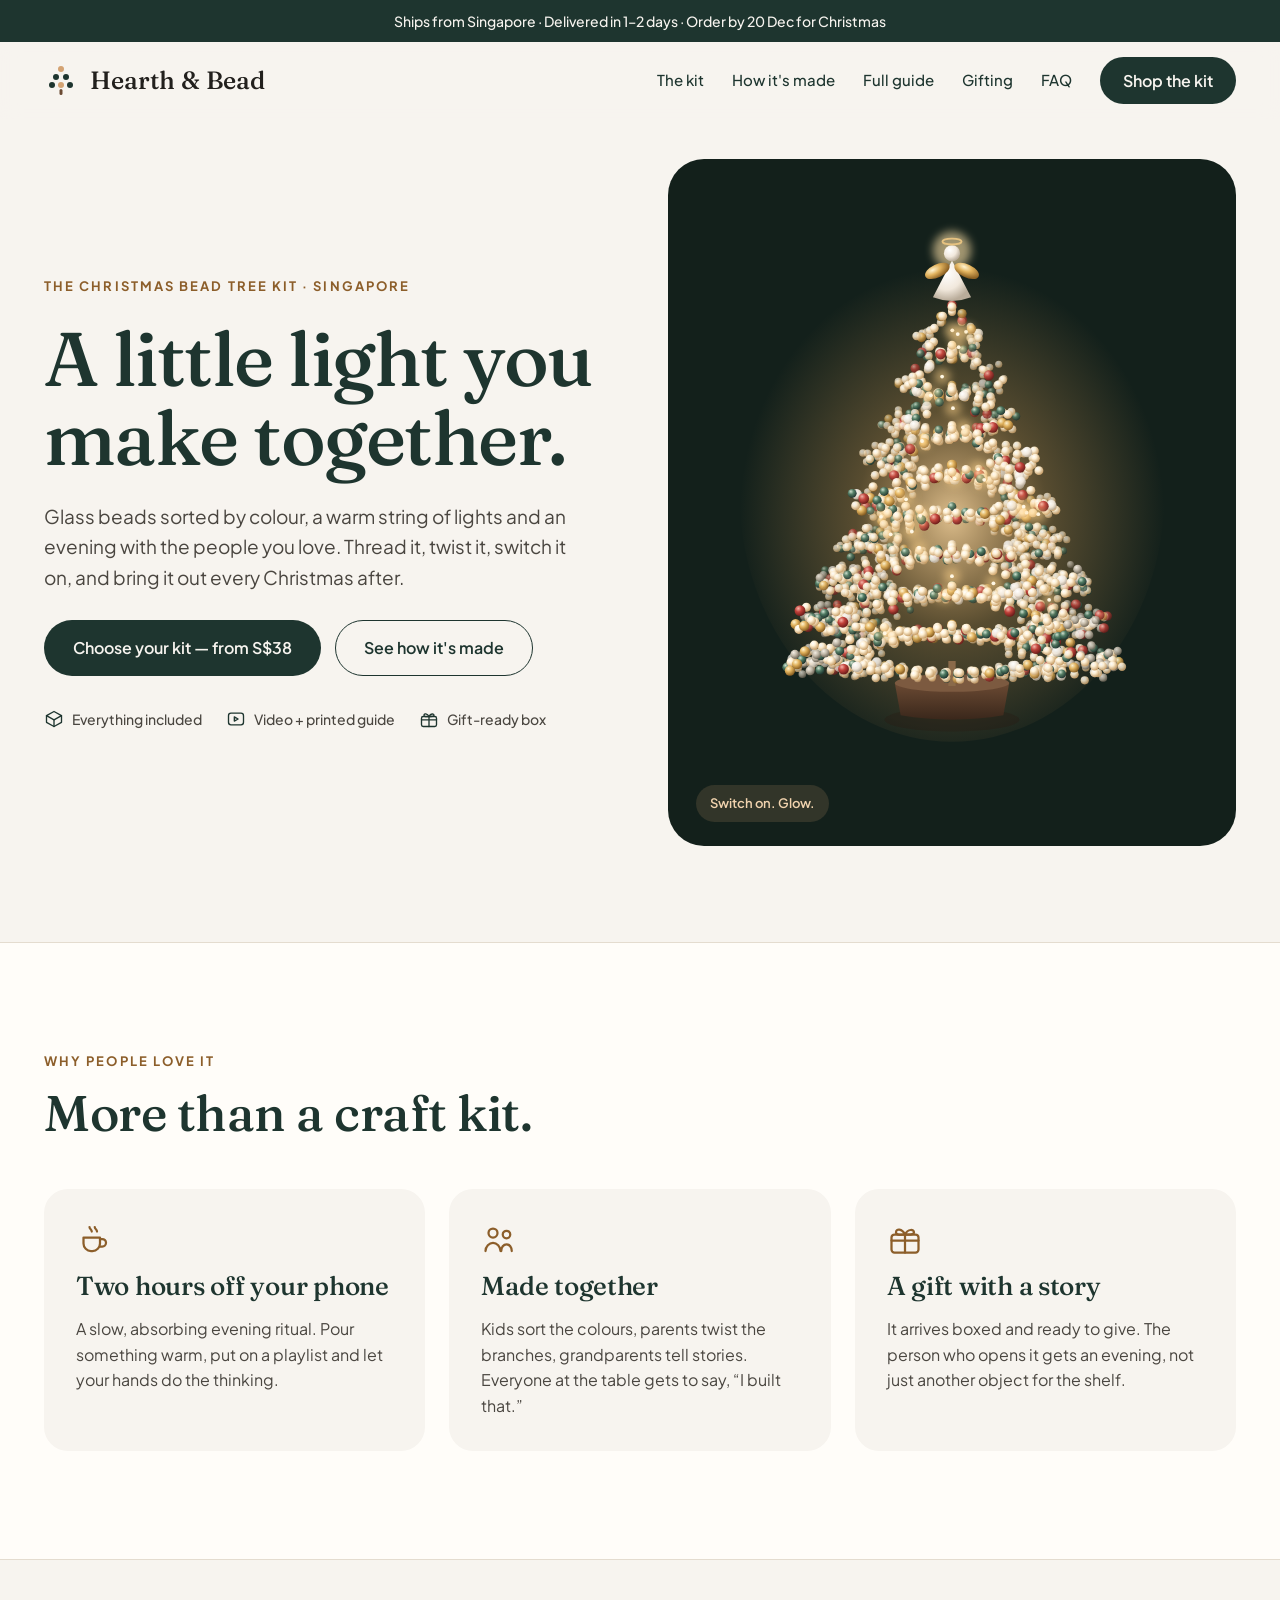
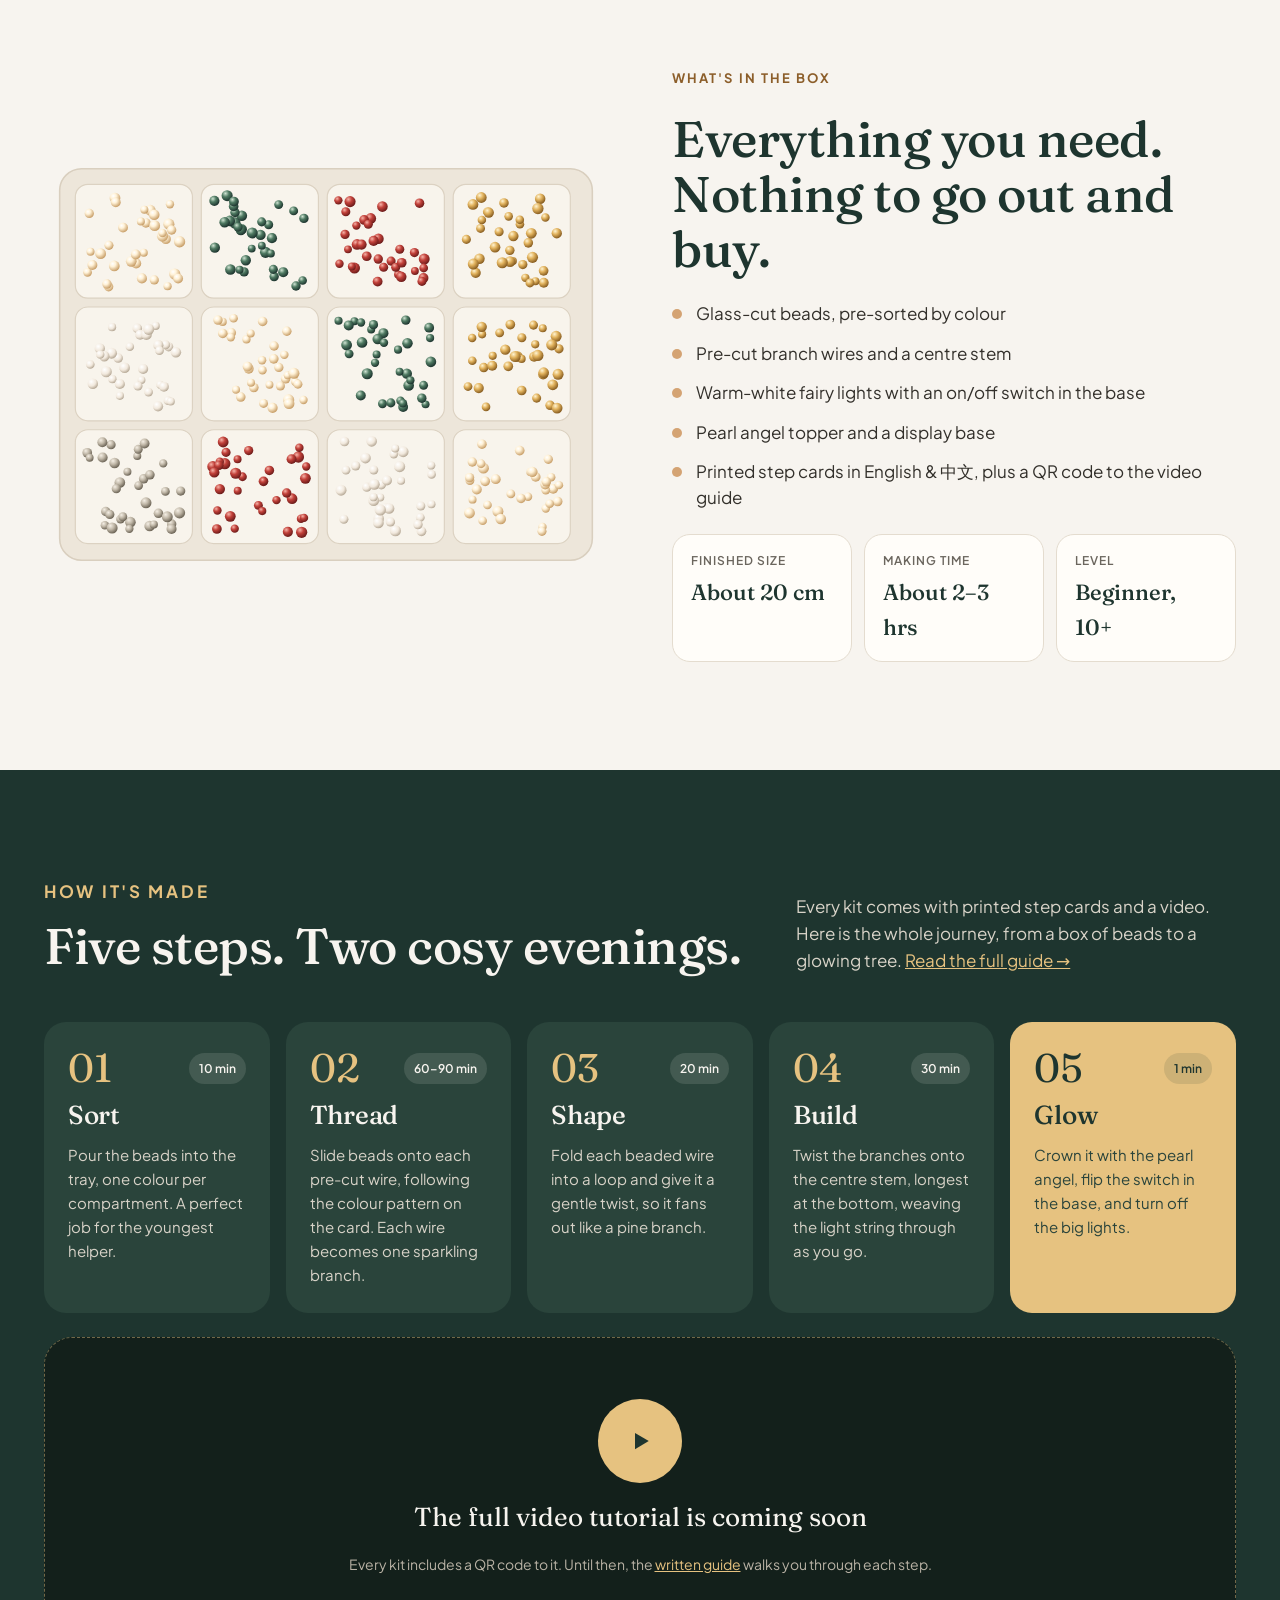
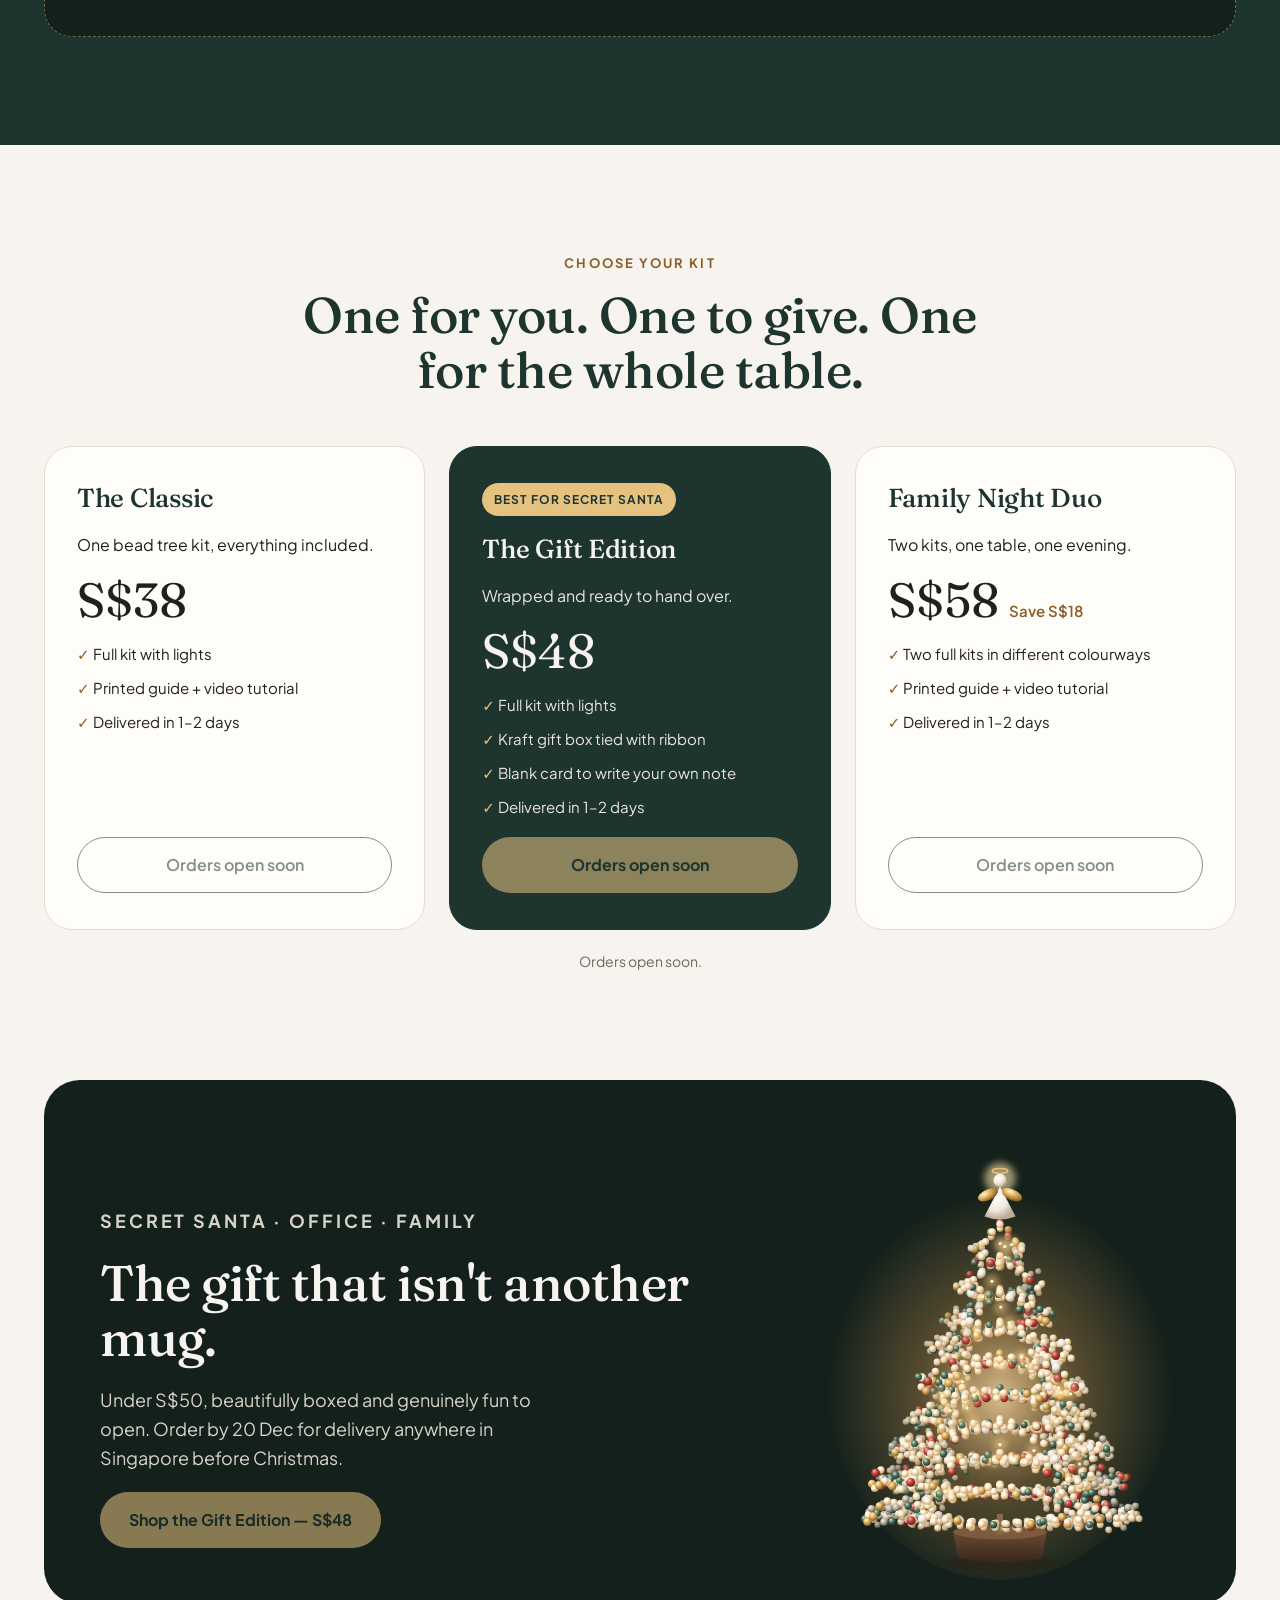
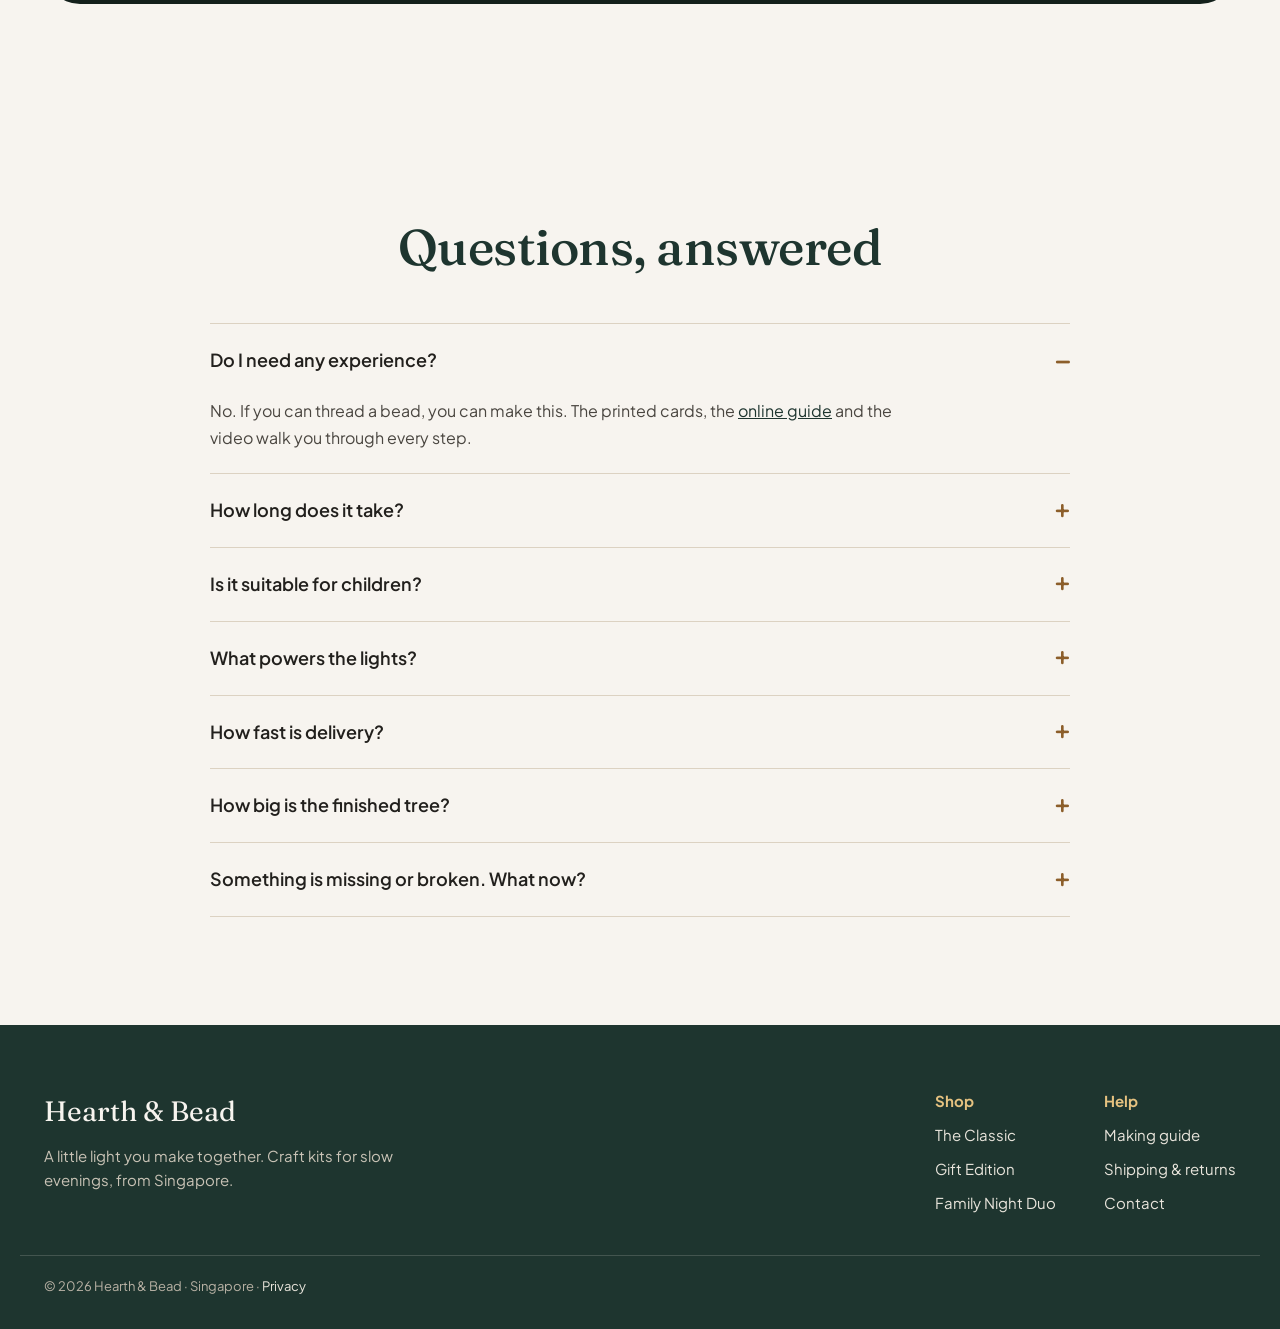
<file: index.html>
<!doctype html>
<html lang="en">
<head>
<meta charset="utf-8">
<meta name="viewport" content="width=device-width, initial-scale=1">
<title>Hearth &amp; Bead — The Christmas Bead Tree Kit | Singapore</title>
<meta name="description" content="A light-up beaded Christmas tree you make yourself. Everything included, step-by-step video guide, gift-ready box. Ships from Singapore in 1–2 days. From S$38.">
<meta name="theme-color" content="#1E352F">
<link rel="icon" href="/assets/favicon.svg" type="image/svg+xml">
<link rel="canonical" href="https://xmas-bead-tree.vercel.app/">
<meta property="og:type" content="website">
<meta property="og:title" content="A little light you make together — The Christmas Bead Tree Kit">
<meta property="og:description" content="Thread it, twist it, switch it on. Everything included, gift-ready, delivered in Singapore in 1–2 days.">
<meta property="og:image" content="https://xmas-bead-tree.vercel.app/assets/og.png">
<meta property="og:url" content="https://xmas-bead-tree.vercel.app/">
<meta name="twitter:card" content="summary_large_image">
<link rel="preload" href="/fonts/fraunces-latin-500-normal.woff2" as="font" type="font/woff2" crossorigin>
<link rel="stylesheet" href="/css/styles.css">
<script type="application/ld+json">
{"@context":"https://schema.org","@type":"Product","name":"The Christmas Bead Tree Kit","brand":{"@type":"Brand","name":"Hearth & Bead"},"description":"A DIY light-up beaded Christmas tree kit with glass beads, branch wires, warm-white fairy lights, angel topper, base and a step-by-step guide.","image":"https://xmas-bead-tree.vercel.app/assets/og.png","offers":[{"@type":"Offer","name":"The Classic","price":"38","priceCurrency":"SGD","availability":"https://schema.org/PreOrder"},{"@type":"Offer","name":"The Gift Edition","price":"48","priceCurrency":"SGD","availability":"https://schema.org/PreOrder"},{"@type":"Offer","name":"Family Night Duo","price":"58","priceCurrency":"SGD","availability":"https://schema.org/PreOrder"}]}
</script>
</head>
<body>
<a class="skip" href="#main">Skip to content</a>
<div class="announce">Ships from Singapore · Delivered in 1–2 days · Order by <span data-cfg="orderBy">20 Dec</span> for Christmas</div>

<header class="site-header" id="header">
  <div class="wrap header-row">
    <a class="brand" href="/" aria-label="Hearth &amp; Bead home">
      <svg width="34" height="34" viewBox="0 0 34 34" aria-hidden="true"><circle cx="17" cy="6" r="3" fill="#D4A373"/><circle cx="12" cy="14" r="3" fill="#1E352F"/><circle cx="22" cy="14" r="3" fill="#1E352F"/><circle cx="8" cy="22" r="3" fill="#1E352F"/><circle cx="17" cy="22" r="3" fill="#D4A373"/><circle cx="26" cy="22" r="3" fill="#1E352F"/><rect x="15.5" y="26" width="3" height="6" rx="1.5" fill="#6B4A33"/></svg>
      <span>Hearth &amp; Bead</span>
    </a>
    <button class="menu-btn" type="button" aria-expanded="false" aria-controls="nav">Menu</button>
    <nav class="nav" id="nav" aria-label="Main">
      <a href="#box">The kit</a>
      <a href="#how">How it's made</a>
      <a href="/guide">Full guide</a>
      <a href="#gift">Gifting</a>
      <a href="#faq">FAQ</a>
      <a class="btn btn-primary" href="#kit">Shop the kit</a>
    </nav>
  </div>
</header>

<main id="main">
  <section class="wrap hero" aria-labelledby="hero-title">
    <div class="hero-copy">
      <p class="eyebrow">The Christmas Bead Tree Kit · Singapore</p>
      <h1 id="hero-title">A little light you make together.</h1>
      <p class="lead">Glass beads sorted by colour, a warm string of lights and an evening with the people you love. Thread it, twist it, switch it on, and bring it out every Christmas after.</p>
      <div class="hero-ctas">
        <a class="btn btn-primary" href="#kit">Choose your kit — from S$38</a>
        <a class="btn btn-outline" href="#how">See how it's made</a>
      </div>
      <ul class="trust">
        <li><svg width="20" height="20" viewBox="0 0 24 24" fill="none" stroke="#1E352F" stroke-width="1.6" stroke-linecap="round" stroke-linejoin="round" aria-hidden="true"><path d="M21 8l-9-5-9 5 9 5 9-5z"/><path d="M3 8v8l9 5 9-5V8"/><path d="M12 13v8"/></svg>Everything included</li>
        <li><svg width="20" height="20" viewBox="0 0 24 24" fill="none" stroke="#1E352F" stroke-width="1.6" stroke-linecap="round" stroke-linejoin="round" aria-hidden="true"><rect x="3" y="5" width="18" height="14" rx="3"/><path d="M10 9.5v5l4.5-2.5z"/></svg>Video + printed guide</li>
        <li><svg width="20" height="20" viewBox="0 0 24 24" fill="none" stroke="#1E352F" stroke-width="1.6" stroke-linecap="round" stroke-linejoin="round" aria-hidden="true"><rect x="3" y="9" width="18" height="12" rx="2"/><path d="M3 13h18M12 9v12"/><path d="M12 9c-2-4-6-4-6-1.5S10 9 12 9c2 0 6 .5 6-1.5S14 5 12 9z"/></svg>Gift-ready box</li>
      </ul>
    </div>
    <div class="hero-art">
      <img class="glow-in" src="/assets/tree-lit.svg" width="600" height="780" alt="A beaded Christmas tree glowing warm white, topped with a pearl angel" fetchpriority="high">
      <span class="chip">Switch on. Glow.</span>
    </div>
  </section>

  <section class="band" aria-labelledby="why-title">
    <div class="wrap section">
      <div class="section-head">
        <p class="eyebrow">Why people love it</p>
        <h2 id="why-title">More than a craft kit.</h2>
      </div>
      <div class="grid-3">
        <article class="card">
          <svg class="icon" viewBox="0 0 24 24" aria-hidden="true"><path d="M5 11h11v4a5 5 0 0 1-5 5h-1a5 5 0 0 1-5-5z"/><path d="M16 12h1.5a2.5 2.5 0 0 1 0 5H16"/><path d="M9 4c0 1.5 1.5 1.5 1.5 3M12.5 4c0 1.5 1.5 1.5 1.5 3"/></svg>
          <h3>Two hours off your phone</h3>
          <p>A slow, absorbing evening ritual. Pour something warm, put on a playlist and let your hands do the thinking.</p>
        </article>
        <article class="card">
          <svg class="icon" viewBox="0 0 24 24" aria-hidden="true"><circle cx="8" cy="8" r="3"/><circle cx="17" cy="9" r="2.5"/><path d="M3 20c0-3 2.5-5.5 5-5.5s5 2.5 5 5.5"/><path d="M13.5 20c0-2.5 1.5-4.5 3.5-4.5s3.5 2 3.5 4.5"/></svg>
          <h3>Made together</h3>
          <p>Kids sort the colours, parents twist the branches, grandparents tell stories. Everyone at the table gets to say, “I built that.”</p>
        </article>
        <article class="card">
          <svg class="icon" viewBox="0 0 24 24" aria-hidden="true"><rect x="3" y="9" width="18" height="12" rx="2"/><path d="M3 13h18M12 9v12"/><path d="M12 9c-2-4-6-4-6-1.5S10 9 12 9c2 0 6 .5 6-1.5S14 5 12 9z"/></svg>
          <h3>A gift with a story</h3>
          <p>It arrives boxed and ready to give. The person who opens it gets an evening, not just another object for the shelf.</p>
        </article>
      </div>
    </div>
  </section>

  <section id="box" class="wrap section" aria-labelledby="box-title">
    <div class="split">
      <div>
        <img src="/assets/bead-tray.svg" width="720" height="540" alt="A tray of beads sorted by colour: clear, pine green, berry red, gold and pearl">
      </div>
      <div style="display:flex;flex-direction:column;gap:24px">
        <p class="eyebrow">What's in the box</p>
        <h2 id="box-title">Everything you need. Nothing to go out and buy.</h2>
        <ul class="ticks">
          <li>Glass-cut beads, pre-sorted by colour</li>
          <li>Pre-cut branch wires and a centre stem</li>
          <li>Warm-white fairy lights with an on/off switch in the base</li>
          <li>Pearl angel topper and a display base</li>
          <li>Printed step cards in English &amp; 中文, plus a QR code to the video guide</li>
        </ul>
        <div class="specs">
          <div class="spec"><small>Finished size</small><strong data-cfg="finishedHeight">About 20 cm</strong></div>
          <div class="spec"><small>Making time</small><strong data-cfg="makingTime">About 2–3 hrs</strong></div>
          <div class="spec"><small>Level</small><strong>Beginner, 10+</strong></div>
        </div>
      </div>
    </div>
  </section>

  <section id="how" class="dark" aria-labelledby="how-title">
    <div class="wrap section">
      <div class="steps-head">
        <div class="section-head" style="margin:0">
          <p class="eyebrow">How it's made</p>
          <h2 id="how-title">Five steps. Two cosy evenings.</h2>
        </div>
        <p>Every kit comes with printed step cards and a video. Here is the whole journey, from a box of beads to a glowing tree. <a href="/guide" style="color:var(--gold)">Read the full guide →</a></p>
      </div>
      <ol class="steps">
        <li class="step"><div class="step-top"><span class="step-num">01</span><span class="step-time">10 min</span></div><h3>Sort</h3><p>Pour the beads into the tray, one colour per compartment. A perfect job for the youngest helper.</p></li>
        <li class="step"><div class="step-top"><span class="step-num">02</span><span class="step-time">60–90 min</span></div><h3>Thread</h3><p>Slide beads onto each pre-cut wire, following the colour pattern on the card. Each wire becomes one sparkling branch.</p></li>
        <li class="step"><div class="step-top"><span class="step-num">03</span><span class="step-time">20 min</span></div><h3>Shape</h3><p>Fold each beaded wire into a loop and give it a gentle twist, so it fans out like a pine branch.</p></li>
        <li class="step"><div class="step-top"><span class="step-num">04</span><span class="step-time">30 min</span></div><h3>Build</h3><p>Twist the branches onto the centre stem, longest at the bottom, weaving the light string through as you go.</p></li>
        <li class="step final"><div class="step-top"><span class="step-num">05</span><span class="step-time">1 min</span></div><h3>Glow</h3><p>Crown it with the pearl angel, flip the switch in the base, and turn off the big lights.</p></li>
      </ol>
      <div class="video" id="video">
        <span class="play" aria-hidden="true"><svg width="30" height="30" viewBox="0 0 24 24"><path d="M8 5.5v13l11-6.5z" fill="#1E352F"/></svg></span>
        <p class="title">The full video tutorial is coming soon</p>
        <p class="sub">Every kit includes a QR code to it. Until then, the <a href="/guide">written guide</a> walks you through each step.</p>
      </div>
    </div>
  </section>

  <section id="kit" class="wrap section" aria-labelledby="kit-title">
    <div class="section-head center">
      <p class="eyebrow">Choose your kit</p>
      <h2 id="kit-title">One for you. One to give. One for the whole table.</h2>
    </div>
    <div class="plans">
      <article class="plan">
        <h3>The Classic</h3>
        <p>One bead tree kit, everything included.</p>
        <p class="price">S$38</p>
        <ul><li>Full kit with lights</li><li>Printed guide + video tutorial</li><li>Delivered in 1–2 days</li></ul>
        <a class="btn btn-outline" data-buy="classic" href="#kit">Buy now</a>
      </article>
      <article class="plan featured">
        <span class="badge">Best for Secret Santa</span>
        <h3>The Gift Edition</h3>
        <p>Wrapped and ready to hand over.</p>
        <p class="price">S$48</p>
        <ul><li>Full kit with lights</li><li>Kraft gift box tied with ribbon</li><li>Blank card to write your own note</li><li>Delivered in 1–2 days</li></ul>
        <a class="btn btn-gold" data-buy="gift" href="#kit">Buy now</a>
      </article>
      <article class="plan">
        <h3>Family Night Duo</h3>
        <p>Two kits, one table, one evening.</p>
        <p><span class="price">S$58</span><span class="save">Save S$18</span></p>
        <ul><li>Two full kits in different colourways</li><li>Printed guide + video tutorial</li><li>Delivered in 1–2 days</li></ul>
        <a class="btn btn-outline" data-buy="duo" href="#kit">Buy now</a>
      </article>
    </div>
    <p class="pay-note" data-pay-note>Secure checkout · Card, PayNow, Apple Pay &amp; Google Pay</p>
  </section>

  <section id="gift" class="wrap" style="padding-bottom:clamp(72px,9vw,108px)" aria-labelledby="gift-title">
    <div class="gift">
      <div class="gift-copy">
        <p class="eyebrow">Secret Santa · Office · Family</p>
        <h2 id="gift-title">The gift that isn't another mug.</h2>
        <p>Under S$50, beautifully boxed and genuinely fun to open. Order by <span data-cfg="orderBy">20 Dec</span> for delivery anywhere in Singapore before Christmas.</p>
        <a class="btn btn-gold" style="align-self:flex-start" data-buy="gift" href="#kit">Shop the Gift Edition — S$48</a>
      </div>
      <div class="gift-art"><img src="/assets/tree-lit.svg" width="600" height="780" alt="" loading="lazy"></div>
    </div>
  </section>

  <!-- Gallery is hidden until you add real photos: remove the word "hidden" below -->
  <section class="band" aria-labelledby="gallery-title" hidden>
    <div class="wrap section">
      <div class="section-head">
        <p class="eyebrow">Craft nights in Singapore</p>
        <h2 id="gallery-title">Made at kitchen tables, desks and shelves across the island.</h2>
      </div>
      <!-- Replace each figure with <figure class="has-img"><img src="/assets/photo-1.jpg" alt="..."></figure> once you have real photos -->
      <div class="gallery">
        <figure>Photo coming soon: the switch-on moment</figure>
        <figure>Photo coming soon: threading beads with a cup of tea</figure>
        <figure>Photo coming soon: a family sorting colours</figure>
        <figure>Photo coming soon: the finished tree on a shelf</figure>
      </div>
    </div>
  </section>

  <section id="faq" class="wrap section" aria-labelledby="faq-title">
    <div class="section-head center"><h2 id="faq-title">Questions, answered</h2></div>
    <div class="faq">
      <details open><summary>Do I need any experience?</summary><p>No. If you can thread a bead, you can make this. The printed cards, the <a href="/guide">online guide</a> and the video walk you through every step.</p></details>
      <details><summary>How long does it take?</summary><p><span data-cfg="makingTime">About 2–3 hrs</span> in total. Most people spread it over two relaxed evenings.</p></details>
      <details><summary>Is it suitable for children?</summary><p>Children aged 10 and up can build it with a little help. The beads are small, so keep the kit away from children under 3.</p></details>
      <details><summary>What powers the lights?</summary><p>A battery box in the base: <span data-cfg="batteries">2 × AA batteries</span>.</p></details>
      <details><summary>How fast is delivery?</summary><p>We ship from Singapore. Orders placed by <span data-cfg="dispatchCutoff">2 pm</span> on a working day go out the same day and usually arrive in 1–2 working days. See <a href="/policies#shipping">shipping &amp; returns</a>.</p></details>
      <details><summary>How big is the finished tree?</summary><p><span data-cfg="finishedHeight">About 20 cm</span> tall, a good size for a desk, shelf or bedside table.</p></details>
      <details><summary>Something is missing or broken. What now?</summary><p>Email us with your order number and a photo, and we will send the missing part or a replacement. See <a href="/policies#returns">returns</a>.</p></details>
    </div>
  </section>
</main>

<footer class="site-footer">
  <div class="wrap footer-row">
    <div style="display:flex;flex-direction:column;gap:10px;max-width:360px">
      <span class="brandline">Hearth &amp; Bead</span>
      <p style="color:#C9C3B6;font-size:15px">A little light you make together. Craft kits for slow evenings, from Singapore.</p>
    </div>
    <div class="footer-cols">
      <div><b>Shop</b><a href="#kit">The Classic</a><a href="#kit">Gift Edition</a><a href="#kit">Family Night Duo</a></div>
      <div><b>Help</b><a href="/guide">Making guide</a><a href="/policies#shipping">Shipping &amp; returns</a><a href="/policies#contact">Contact</a></div>
      <div data-social-col><b>Follow</b><a data-social="instagram" href="#">Instagram</a><a data-social="xiaohongshu" href="#">小红书</a></div>
    </div>
  </div>
  <div class="wrap footer-base">© <span data-year>2026</span> Hearth &amp; Bead · Singapore · <a href="/policies#privacy">Privacy</a></div>
</footer>

<script src="/js/config.js"></script>
<script src="/js/main.js"></script>
</body>
</html>
</file>
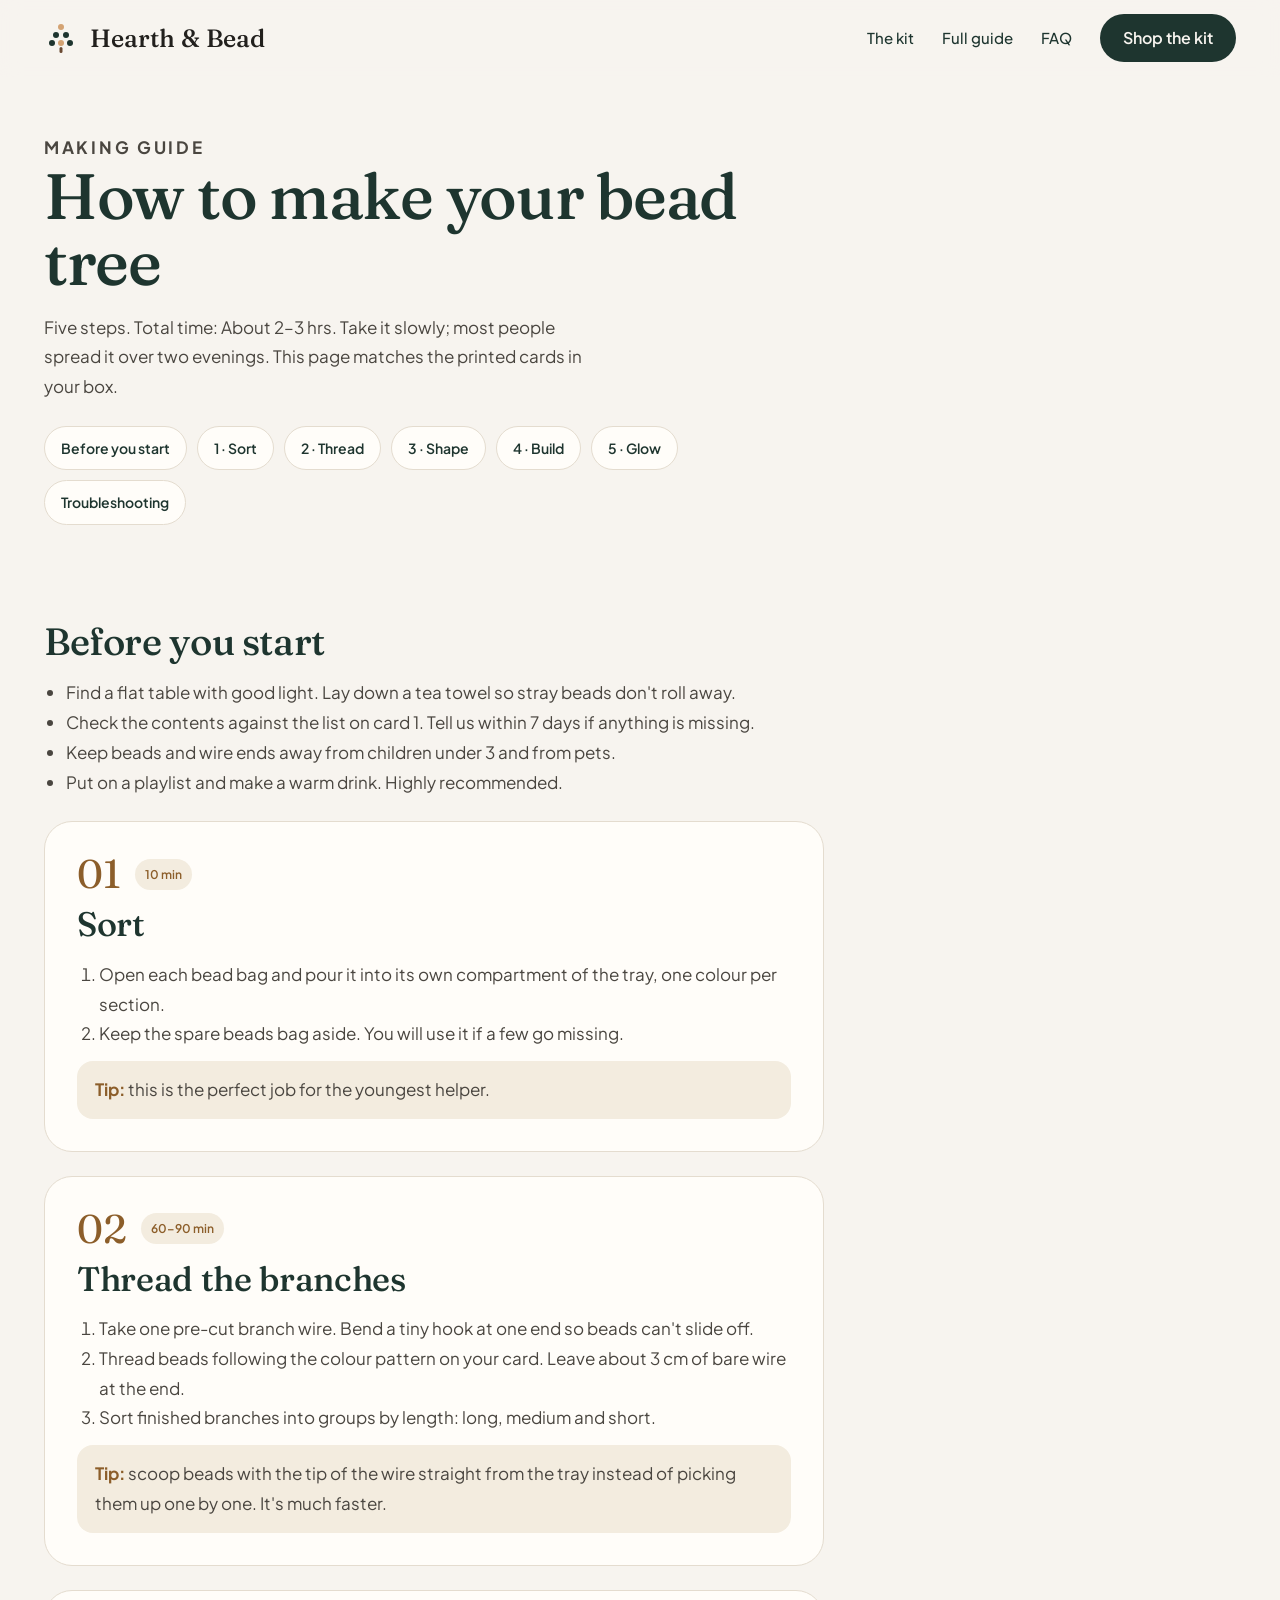
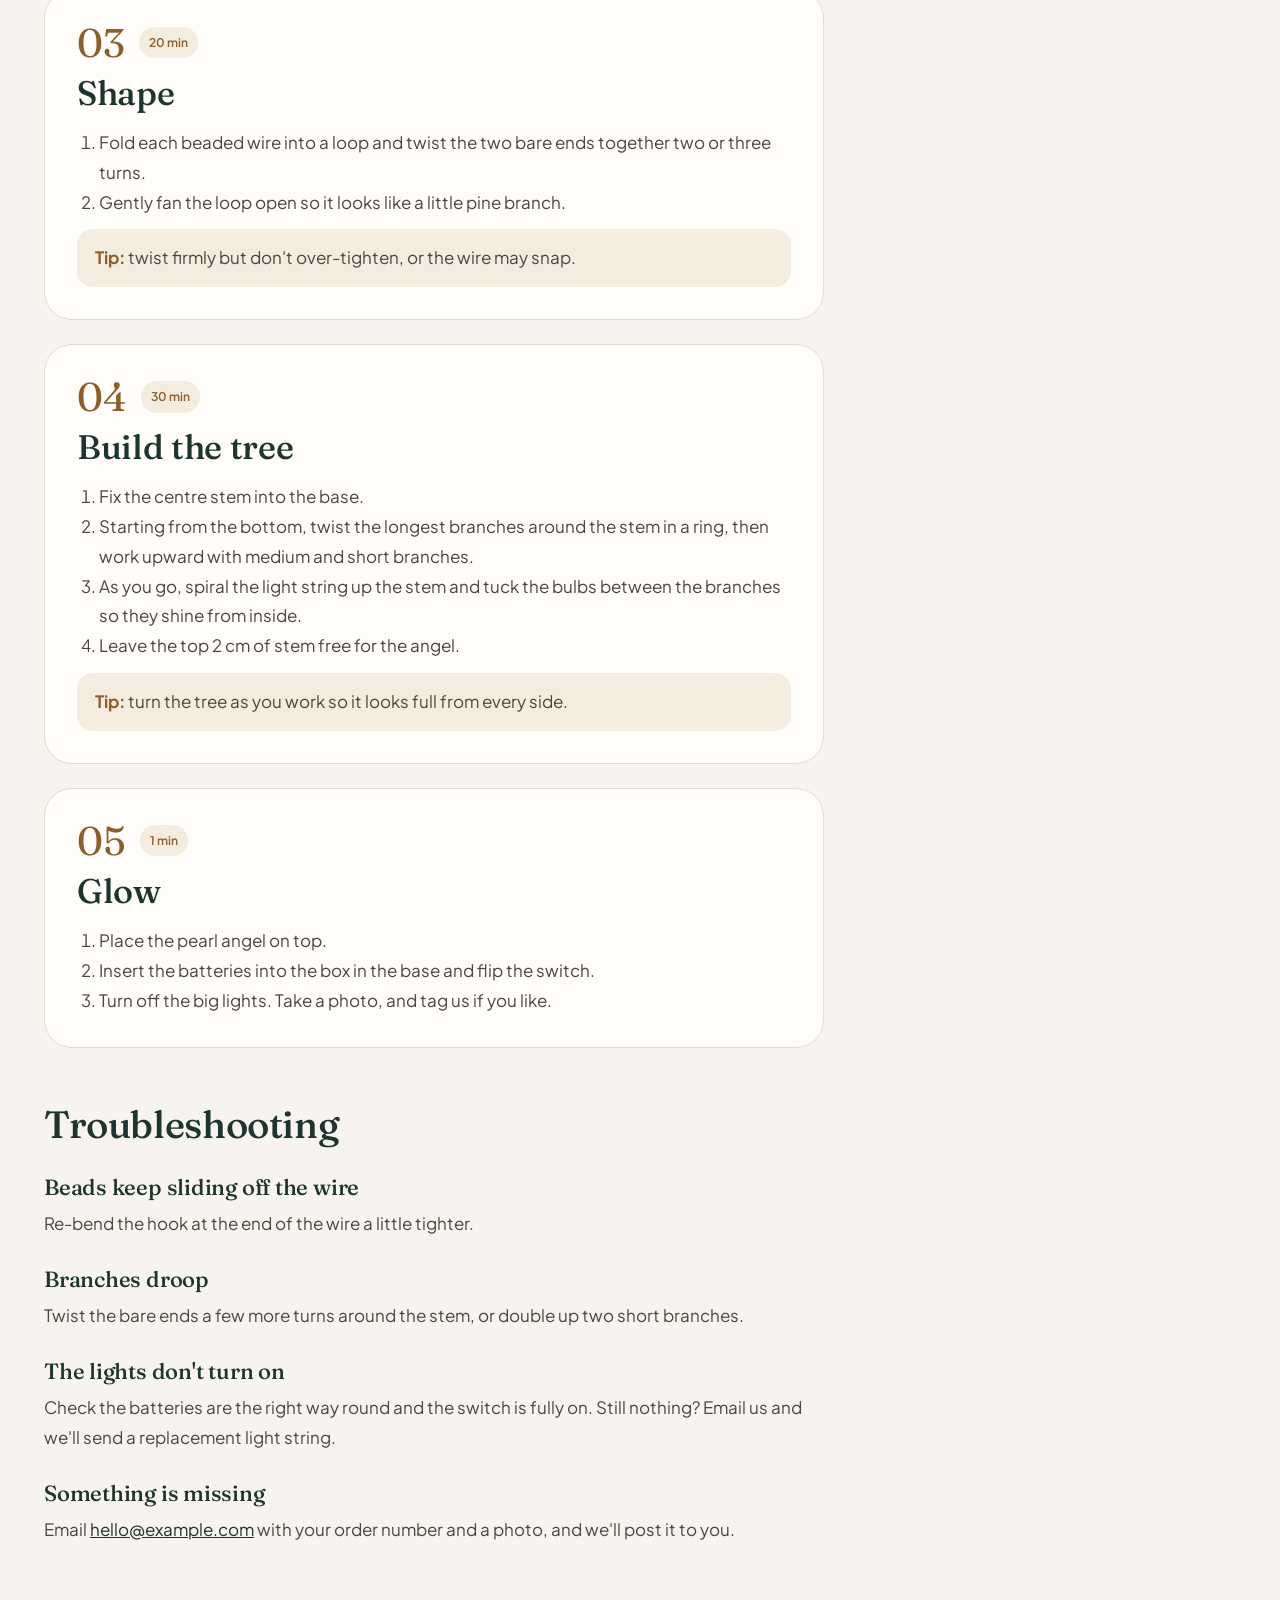
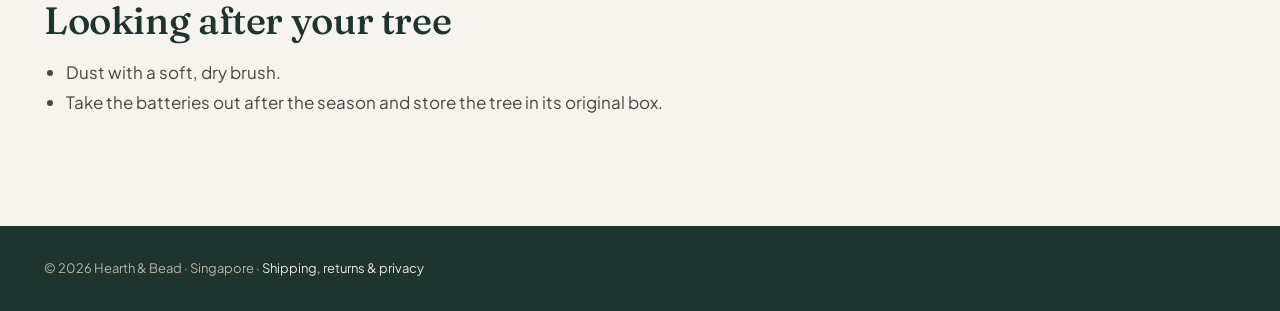
<file: guide.html>
<!doctype html>
<html lang="en">
<head>
<meta charset="utf-8">
<meta name="viewport" content="width=device-width, initial-scale=1">
<title>Making guide — The Christmas Bead Tree Kit | Hearth &amp; Bead</title>
<meta name="description" content="Step-by-step guide to building your Hearth & Bead light-up beaded Christmas tree: sort, thread, shape, build and glow, plus tips and troubleshooting.">
<meta name="theme-color" content="#1E352F">
<link rel="icon" href="/assets/favicon.svg" type="image/svg+xml">
<meta property="og:title" content="How to make your bead tree — Hearth & Bead">
<meta property="og:image" content="https://xmas-bead-tree.vercel.app/assets/og.png">
<link rel="stylesheet" href="/css/styles.css">
</head>
<body>
<a class="skip" href="#main">Skip to content</a>
<header class="site-header" id="header">
  <div class="wrap header-row">
    <a class="brand" href="/" aria-label="Hearth &amp; Bead home">
      <svg width="34" height="34" viewBox="0 0 34 34" aria-hidden="true"><circle cx="17" cy="6" r="3" fill="#D4A373"/><circle cx="12" cy="14" r="3" fill="#1E352F"/><circle cx="22" cy="14" r="3" fill="#1E352F"/><circle cx="8" cy="22" r="3" fill="#1E352F"/><circle cx="17" cy="22" r="3" fill="#D4A373"/><circle cx="26" cy="22" r="3" fill="#1E352F"/><rect x="15.5" y="26" width="3" height="6" rx="1.5" fill="#6B4A33"/></svg>
      <span>Hearth &amp; Bead</span>
    </a>
    <button class="menu-btn" type="button" aria-expanded="false" aria-controls="nav">Menu</button>
    <nav class="nav" id="nav" aria-label="Main">
      <a href="/#box">The kit</a>
      <a href="/guide" aria-current="page">Full guide</a>
      <a href="/#faq">FAQ</a>
      <a class="btn btn-primary" href="/#kit">Shop the kit</a>
    </nav>
  </div>
</header>

<main id="main" class="wrap">
  <section class="page-hero prose">
    <p class="eyebrow">Making guide</p>
    <h1>How to make your bead tree</h1>
    <p class="lead" style="margin-top:18px">Five steps. Total time: <span data-cfg="makingTime">About 2–3 hrs</span>. Take it slowly; most people spread it over two evenings. This page matches the printed cards in your box.</p>
    <nav class="toc" aria-label="Steps">
      <a href="#before">Before you start</a><a href="#step-1">1 · Sort</a><a href="#step-2">2 · Thread</a><a href="#step-3">3 · Shape</a><a href="#step-4">4 · Build</a><a href="#step-5">5 · Glow</a><a href="#help">Troubleshooting</a>
    </nav>
  </section>

  <div class="prose" style="padding-bottom:96px">
    <section id="before">
      <h2>Before you start</h2>
      <ul>
        <li>Find a flat table with good light. Lay down a tea towel so stray beads don't roll away.</li>
        <li>Check the contents against the list on card 1. Tell us within 7 days if anything is missing.</li>
        <li>Keep beads and wire ends away from children under 3 and from pets.</li>
        <li>Put on a playlist and make a warm drink. Highly recommended.</li>
      </ul>
    </section>

    <section class="guide-step" id="step-1">
      <div class="meta"><span class="step-num">01</span><span class="step-time" style="background:#F3ECDF;color:#8C5E2A">10 min</span></div>
      <h2>Sort</h2>
      <ol>
        <li>Open each bead bag and pour it into its own compartment of the tray, one colour per section.</li>
        <li>Keep the spare beads bag aside. You will use it if a few go missing.</li>
      </ol>
      <p class="tip"><b>Tip:</b> this is the perfect job for the youngest helper.</p>
    </section>

    <section class="guide-step" id="step-2">
      <div class="meta"><span class="step-num">02</span><span class="step-time" style="background:#F3ECDF;color:#8C5E2A">60–90 min</span></div>
      <h2>Thread the branches</h2>
      <ol>
        <li>Take one pre-cut branch wire. Bend a tiny hook at one end so beads can't slide off.</li>
        <li>Thread beads following the colour pattern on your card. Leave about 3 cm of bare wire at the end.</li>
        <li>Sort finished branches into groups by length: long, medium and short.</li>
      </ol>
      <p class="tip"><b>Tip:</b> scoop beads with the tip of the wire straight from the tray instead of picking them up one by one. It's much faster.</p>
    </section>

    <section class="guide-step" id="step-3">
      <div class="meta"><span class="step-num">03</span><span class="step-time" style="background:#F3ECDF;color:#8C5E2A">20 min</span></div>
      <h2>Shape</h2>
      <ol>
        <li>Fold each beaded wire into a loop and twist the two bare ends together two or three turns.</li>
        <li>Gently fan the loop open so it looks like a little pine branch.</li>
      </ol>
      <p class="tip"><b>Tip:</b> twist firmly but don't over-tighten, or the wire may snap.</p>
    </section>

    <section class="guide-step" id="step-4">
      <div class="meta"><span class="step-num">04</span><span class="step-time" style="background:#F3ECDF;color:#8C5E2A">30 min</span></div>
      <h2>Build the tree</h2>
      <ol>
        <li>Fix the centre stem into the base.</li>
        <li>Starting from the bottom, twist the longest branches around the stem in a ring, then work upward with medium and short branches.</li>
        <li>As you go, spiral the light string up the stem and tuck the bulbs between the branches so they shine from inside.</li>
        <li>Leave the top 2 cm of stem free for the angel.</li>
      </ol>
      <p class="tip"><b>Tip:</b> turn the tree as you work so it looks full from every side.</p>
    </section>

    <section class="guide-step" id="step-5">
      <div class="meta"><span class="step-num">05</span><span class="step-time" style="background:#F3ECDF;color:#8C5E2A">1 min</span></div>
      <h2>Glow</h2>
      <ol>
        <li>Place the pearl angel on top.</li>
        <li>Insert the batteries into the box in the base and flip the switch.</li>
        <li>Turn off the big lights. Take a photo, and tag us if you like.</li>
      </ol>
    </section>

    <section id="help">
      <h2>Troubleshooting</h2>
      <h3>Beads keep sliding off the wire</h3>
      <p>Re-bend the hook at the end of the wire a little tighter.</p>
      <h3>Branches droop</h3>
      <p>Twist the bare ends a few more turns around the stem, or double up two short branches.</p>
      <h3>The lights don't turn on</h3>
      <p>Check the batteries are the right way round and the switch is fully on. Still nothing? Email us and we'll send a replacement light string.</p>
      <h3>Something is missing</h3>
      <p>Email <a data-email href="#">us</a> with your order number and a photo, and we'll post it to you.</p>
      <h2>Looking after your tree</h2>
      <ul>
        <li>Dust with a soft, dry brush.</li>
        <li>Take the batteries out after the season and store the tree in its original box.</li>
      </ul>
    </section>
  </div>
</main>

<footer class="site-footer">
  <div class="wrap footer-base" style="border-top:0;padding-top:32px">© <span data-year>2026</span> Hearth &amp; Bead · Singapore · <a href="/policies">Shipping, returns &amp; privacy</a></div>
</footer>
<script src="/js/config.js"></script>
<script src="/js/main.js"></script>
</body>
</html>
</file>
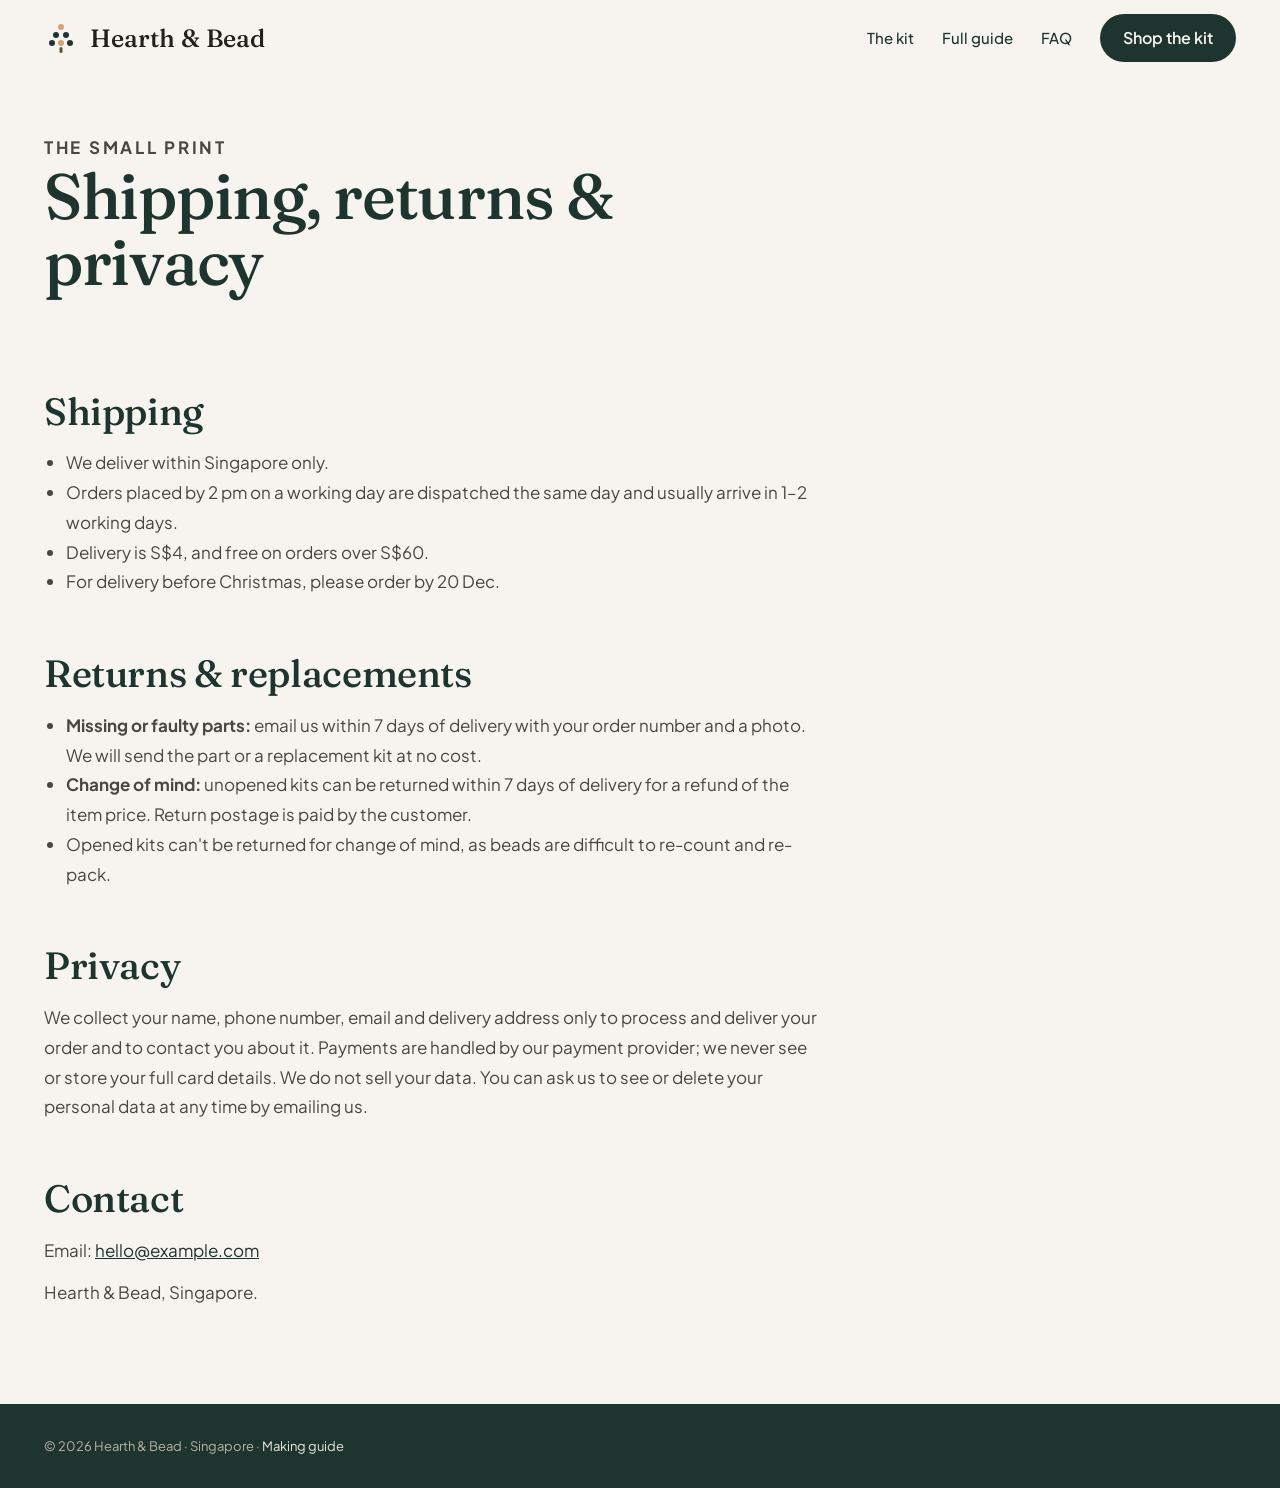
<file: policies.html>
<!doctype html>
<html lang="en">
<head>
<meta charset="utf-8">
<meta name="viewport" content="width=device-width, initial-scale=1">
<title>Shipping, returns &amp; privacy | Hearth &amp; Bead</title>
<meta name="description" content="Delivery, returns, privacy and contact details for Hearth & Bead, Singapore.">
<meta name="theme-color" content="#1E352F">
<link rel="icon" href="/assets/favicon.svg" type="image/svg+xml">
<link rel="stylesheet" href="/css/styles.css">
</head>
<body>
<a class="skip" href="#main">Skip to content</a>
<header class="site-header" id="header">
  <div class="wrap header-row">
    <a class="brand" href="/" aria-label="Hearth &amp; Bead home">
      <svg width="34" height="34" viewBox="0 0 34 34" aria-hidden="true"><circle cx="17" cy="6" r="3" fill="#D4A373"/><circle cx="12" cy="14" r="3" fill="#1E352F"/><circle cx="22" cy="14" r="3" fill="#1E352F"/><circle cx="8" cy="22" r="3" fill="#1E352F"/><circle cx="17" cy="22" r="3" fill="#D4A373"/><circle cx="26" cy="22" r="3" fill="#1E352F"/><rect x="15.5" y="26" width="3" height="6" rx="1.5" fill="#6B4A33"/></svg>
      <span>Hearth &amp; Bead</span>
    </a>
    <button class="menu-btn" type="button" aria-expanded="false" aria-controls="nav">Menu</button>
    <nav class="nav" id="nav" aria-label="Main">
      <a href="/#box">The kit</a>
      <a href="/guide">Full guide</a>
      <a href="/#faq">FAQ</a>
      <a class="btn btn-primary" href="/#kit">Shop the kit</a>
    </nav>
  </div>
</header>

<main id="main" class="wrap">
  <section class="page-hero prose"><p class="eyebrow">The small print</p><h1>Shipping, returns &amp; privacy</h1></section>
  <div class="prose" style="padding-bottom:96px">
    <section id="shipping">
      <h2>Shipping</h2>
      <ul>
        <li>We deliver within Singapore only.</li>
        <li>Orders placed by <span data-cfg="dispatchCutoff">2 pm</span> on a working day are dispatched the same day and usually arrive in 1–2 working days.</li>
        <li>Delivery is <span data-cfg="deliveryFee">S$4</span>, and free on orders over <span data-cfg="freeShippingOver">S$60</span>.</li>
        <li>For delivery before Christmas, please order by <span data-cfg="orderBy">20 Dec</span>.</li>
      </ul>
    </section>
    <section id="returns">
      <h2>Returns &amp; replacements</h2>
      <ul>
        <li><b>Missing or faulty parts:</b> email us within 7 days of delivery with your order number and a photo. We will send the part or a replacement kit at no cost.</li>
        <li><b>Change of mind:</b> unopened kits can be returned within 7 days of delivery for a refund of the item price. Return postage is paid by the customer.</li>
        <li>Opened kits can't be returned for change of mind, as beads are difficult to re-count and re-pack.</li>
      </ul>
    </section>
    <section id="privacy">
      <h2>Privacy</h2>
      <p>We collect your name, phone number, email and delivery address only to process and deliver your order and to contact you about it. Payments are handled by our payment provider; we never see or store your full card details. We do not sell your data. You can ask us to see or delete your personal data at any time by emailing us.</p>
    </section>
    <section id="contact">
      <h2>Contact</h2>
      <p>Email: <a data-email href="#">hello@example.com</a></p>
      <p>Hearth &amp; Bead, Singapore.</p>
    </section>
  </div>
</main>

<footer class="site-footer">
  <div class="wrap footer-base" style="border-top:0;padding-top:32px">© <span data-year>2026</span> Hearth &amp; Bead · Singapore · <a href="/guide">Making guide</a></div>
</footer>
<script src="/js/config.js"></script>
<script src="/js/main.js"></script>
</body>
</html>
</file>
<file: css/styles.css>
/* Hearth & Bead — Christmas Bead Tree Kit */
@font-face{font-family:"Fraunces";src:url(../fonts/fraunces-latin-400-normal.woff2) format("woff2");font-weight:400;font-style:normal;font-display:swap}
@font-face{font-family:"Fraunces";src:url(../fonts/fraunces-latin-500-normal.woff2) format("woff2");font-weight:500;font-style:normal;font-display:swap}
@font-face{font-family:"Fraunces";src:url(../fonts/fraunces-latin-400-italic.woff2) format("woff2");font-weight:400;font-style:italic;font-display:swap}
@font-face{font-family:"Plus Jakarta Sans";src:url(../fonts/plus-jakarta-sans-latin-400-normal.woff2) format("woff2");font-weight:400;font-display:swap}
@font-face{font-family:"Plus Jakarta Sans";src:url(../fonts/plus-jakarta-sans-latin-500-normal.woff2) format("woff2");font-weight:500;font-display:swap}
@font-face{font-family:"Plus Jakarta Sans";src:url(../fonts/plus-jakarta-sans-latin-600-normal.woff2) format("woff2");font-weight:600;font-display:swap}
@font-face{font-family:"Plus Jakarta Sans";src:url(../fonts/plus-jakarta-sans-latin-700-normal.woff2) format("woff2");font-weight:700;font-display:swap}

:root{
  --cream:#F7F4EF; --paper:#FFFDF9; --line:#E4DCCF; --line-2:#DCD2C2;
  --ink:#22201D; --body:#4A4640; --muted:#6B665E;
  --pine:#1E352F; --pine-2:#2A443B; --night:#13201B;
  --gold:#E6C280; --candle:#D4A373; --gold-text:#8C5E2A; --berry:#B3393B;
  --on-dark:#F7F4EF; --on-dark-2:#D8D3C8;
  --serif:"Fraunces",Georgia,"Times New Roman",serif;
  --sans:"Plus Jakarta Sans",system-ui,-apple-system,"Segoe UI",sans-serif;
  --radius:24px; --wrap:1240px;
}
*,*::before,*::after{box-sizing:border-box}
html{scroll-behavior:smooth;-webkit-text-size-adjust:100%}
body{margin:0;background:var(--cream);color:var(--ink);font-family:var(--sans);font-size:16px;line-height:1.6;-webkit-font-smoothing:antialiased}
img{max-width:100%;height:auto;display:block}
a{color:var(--pine)}
a:hover{color:var(--pine-2)}
:focus-visible{outline:3px solid var(--candle);outline-offset:3px;border-radius:6px}
.wrap{max-width:var(--wrap);margin:0 auto;padding:0 24px}
.skip{position:absolute;left:-9999px}
.skip:focus{left:16px;top:16px;z-index:100;background:var(--paper);padding:10px 16px;border-radius:8px}

h1,h2,h3{font-family:var(--serif);font-weight:500;color:var(--pine);margin:0;letter-spacing:-.01em}
h1{font-size:clamp(42px,6vw,76px);line-height:1.03;letter-spacing:-.02em}
h2{font-size:clamp(32px,4vw,50px);line-height:1.1}
h3{font-size:26px;line-height:1.2}
p{margin:0}
.eyebrow{font-size:13px;font-weight:700;letter-spacing:.16em;text-transform:uppercase;color:var(--gold-text);margin:0}
.lead{font-size:19px;line-height:1.6;color:var(--body);max-width:540px}
.muted{color:var(--muted)}
.section{padding-top:clamp(72px,9vw,108px);padding-bottom:clamp(72px,9vw,108px)}
.section-head{display:flex;flex-direction:column;gap:14px;max-width:720px;margin-bottom:48px}
.section-head.center{align-items:center;text-align:center;margin-left:auto;margin-right:auto}
.band{background:var(--paper);border-top:1px solid var(--line);border-bottom:1px solid var(--line)}
.dark{background:var(--pine);color:var(--on-dark)}
.dark h2,.dark h3{color:var(--on-dark)}
.dark .eyebrow{color:var(--gold)}

/* buttons */
.btn{display:inline-flex;align-items:center;justify-content:center;gap:8px;min-height:48px;padding:14px 28px;border-radius:999px;font-weight:600;font-size:16px;text-decoration:none;border:1.5px solid transparent;cursor:pointer;transition:transform .15s ease,background .15s ease,color .15s ease}
.btn:hover{transform:translateY(-1px)}
.btn-primary{background:var(--pine);color:var(--on-dark)}
.btn-primary:hover{background:var(--pine-2);color:var(--on-dark)}
.btn-outline{border-color:var(--pine);color:var(--pine);background:transparent}
.btn-outline:hover{background:var(--pine);color:var(--on-dark)}
.btn-gold{background:var(--gold);color:var(--pine);font-weight:700}
.btn-gold:hover{background:#EDCD94;color:var(--pine)}
.btn[aria-disabled="true"]{opacity:.55;pointer-events:none}

/* announcement + header */
.announce{background:var(--pine);color:var(--on-dark);font-size:14px;font-weight:500;text-align:center;padding:10px 16px}
.site-header{position:sticky;top:0;z-index:50;background:rgba(247,244,239,.92);backdrop-filter:saturate(1.2) blur(10px);-webkit-backdrop-filter:saturate(1.2) blur(10px);border-bottom:1px solid transparent}
.site-header.scrolled{border-bottom-color:var(--line)}
.header-row{display:flex;align-items:center;justify-content:space-between;gap:16px;min-height:76px}
.brand{display:flex;align-items:center;gap:12px;text-decoration:none;color:var(--ink)}
.brand span{font-family:var(--serif);font-size:25px;font-weight:500}
.nav{display:flex;align-items:center;gap:28px;font-size:15px;font-weight:500}
.nav a{text-decoration:none}
.nav .btn{min-height:44px;padding:10px 22px}
.menu-btn{display:none;background:none;border:1.5px solid var(--pine);border-radius:999px;min-height:44px;min-width:44px;padding:0 14px;color:var(--pine);font:600 14px var(--sans);cursor:pointer}
@media (max-width:860px){
  .menu-btn{display:inline-flex;align-items:center;gap:8px}
  .nav{display:none;position:absolute;left:0;right:0;top:100%;flex-direction:column;align-items:stretch;gap:0;background:var(--cream);border-bottom:1px solid var(--line);padding:8px 24px 20px}
  .nav.open{display:flex}
  .nav a{padding:14px 0;border-bottom:1px solid var(--line)}
  .nav .btn{margin-top:14px;border-bottom:0}
}

/* hero */
.hero{display:flex;flex-wrap:wrap;align-items:center;gap:clamp(32px,5vw,56px);padding-top:40px;padding-bottom:clamp(64px,8vw,96px)}
.hero-copy{flex:1 1 440px;min-width:0;display:flex;flex-direction:column;gap:24px}
.hero-ctas{display:flex;flex-wrap:wrap;gap:14px;padding-top:4px}
.trust{display:flex;flex-wrap:wrap;gap:12px 24px;font-size:14px;font-weight:500;color:var(--body);padding-top:8px;margin:0;list-style:none;padding-left:0}
.trust li{display:flex;align-items:center;gap:8px}
.hero-art{flex:1 1 440px;min-width:0;background:var(--night);border-radius:36px;padding:40px 28px 24px;display:flex;flex-direction:column;align-items:center;gap:14px}
.hero-art img{width:100%;max-width:440px}
.hero-art .chip{align-self:flex-start;background:rgba(212,163,115,.16);color:#F1D3AE;padding:8px 14px;border-radius:999px;font-weight:600;font-size:13px}
.glow-in{animation:glow 4.5s ease-in-out infinite alternate}
@keyframes glow{from{filter:brightness(.92)}to{filter:brightness(1.08) drop-shadow(0 0 18px rgba(255,212,138,.25))}}
@media (prefers-reduced-motion:reduce){.glow-in{animation:none}html{scroll-behavior:auto}}

/* cards */
.grid-3{display:flex;flex-wrap:wrap;gap:24px}
.grid-3>*{flex:1 1 300px;min-width:0}
.card{background:var(--cream);border-radius:var(--radius);padding:32px;display:flex;flex-direction:column;gap:14px}
.card p{color:var(--body)}
.icon{width:36px;height:36px;stroke:var(--gold-text);fill:none;stroke-width:1.5;stroke-linecap:round;stroke-linejoin:round}

/* box */
.split{display:flex;flex-wrap:wrap;align-items:center;gap:64px}
.split>*{flex:1 1 440px;min-width:0}
.ticks{margin:0;padding:0;list-style:none;display:flex;flex-direction:column;gap:14px;font-size:17px;line-height:1.5;color:#33302B}
.ticks li{display:flex;gap:14px;align-items:flex-start}
.ticks li::before{content:"";flex:0 0 10px;height:10px;border-radius:50%;background:var(--candle);margin-top:8px}
.specs{display:flex;flex-wrap:wrap;gap:12px}
.spec{flex:1 1 150px;border:1px solid var(--line);background:var(--paper);border-radius:18px;padding:16px 18px;display:flex;flex-direction:column;gap:4px}
.spec small{font-size:12px;font-weight:600;letter-spacing:.08em;text-transform:uppercase;color:var(--muted)}
.spec strong{font-family:var(--serif);font-weight:500;font-size:22px;color:var(--pine)}
.caption{font-size:12px;color:var(--muted);text-align:center;margin-top:10px}

/* steps */
.steps-head{display:flex;flex-wrap:wrap;justify-content:space-between;align-items:flex-end;gap:24px;margin-bottom:48px}
.steps-head p{max-width:440px;font-size:17px;color:var(--on-dark-2)}
.steps{display:flex;flex-wrap:wrap;gap:16px;margin:0;padding:0;list-style:none}
.step{flex:1 1 200px;min-width:0;background:var(--pine-2);border-radius:22px;padding:26px 24px;display:flex;flex-direction:column;gap:12px}
.step-top{display:flex;justify-content:space-between;align-items:center}
.step-num{font-family:var(--serif);font-size:40px;color:var(--gold);line-height:1}
.step-time{font-size:12px;font-weight:600;background:rgba(247,244,239,.12);padding:6px 10px;border-radius:999px}
.step p{font-size:15px;color:var(--on-dark-2)}
.step.final{background:var(--gold);color:var(--pine)}
.step.final h3,.step.final .step-num{color:var(--pine)}
.step.final p{color:var(--pine-2)}
.step.final .step-time{background:rgba(30,53,47,.12)}
.video{margin-top:24px;border-radius:28px;background:var(--night);border:1px dashed rgba(230,194,128,.45);min-height:300px;display:flex;flex-direction:column;align-items:center;justify-content:center;gap:14px;padding:40px 24px;text-align:center}
.video iframe{width:100%;max-width:960px;aspect-ratio:16/9;border:0;border-radius:18px}
.play{width:84px;height:84px;border-radius:50%;background:var(--gold);display:flex;align-items:center;justify-content:center}
.video .title{font-family:var(--serif);font-size:26px}
.video .sub{font-size:14px;color:#B9B2A5}
.video a{color:var(--gold)}

/* pricing */
.plans{display:flex;flex-wrap:wrap;gap:24px;align-items:stretch}
.plan{flex:1 1 320px;min-width:0;background:var(--paper);border:1px solid var(--line);border-radius:28px;padding:36px 32px;display:flex;flex-direction:column;gap:18px}
.plan .price{font-family:var(--serif);font-size:48px;line-height:1;color:var(--ink)}
.plan .save{font-size:15px;font-weight:600;color:var(--gold-text);margin-left:10px}
.plan ul{margin:0;padding:0;list-style:none;display:flex;flex-direction:column;gap:10px;font-size:15px;flex-grow:1}
.plan li::before{content:"✓  ";color:var(--gold-text);font-weight:700}
.plan.featured{background:var(--pine);border-color:var(--pine);color:var(--on-dark)}
.plan.featured h3{color:var(--on-dark)}
.plan.featured .price{color:var(--on-dark)}
.plan.featured p,.plan.featured li{color:#E9E5DC}
.plan.featured li::before{color:var(--gold)}
.badge{align-self:flex-start;background:var(--gold);color:var(--pine);font-size:12px;font-weight:700;letter-spacing:.08em;text-transform:uppercase;padding:7px 12px;border-radius:999px}
.pay-note{margin-top:20px;text-align:center;font-size:14px;color:var(--muted)}

/* gift band */
.gift{background:var(--night);color:var(--on-dark);border-radius:36px;padding:56px 56px 0;display:flex;flex-wrap:wrap;align-items:flex-end;gap:40px;overflow:hidden}
.gift h2{color:var(--on-dark)}
.gift-copy{flex:1 1 420px;min-width:0;display:flex;flex-direction:column;gap:20px;padding-bottom:56px}
.gift-copy p{color:var(--on-dark-2);font-size:18px;max-width:480px}
.gift-art{flex:0 1 360px;min-width:0;margin:0 auto}
@media (max-width:600px){.gift{padding:40px 28px 0}}

/* gallery */
.gallery{display:flex;flex-wrap:wrap;gap:16px}
.gallery figure{flex:1 1 260px;min-width:0;margin:0;aspect-ratio:4/5;border-radius:22px;overflow:hidden;background:var(--cream);border:1.5px dashed #CDBFA8;display:flex;align-items:center;justify-content:center;text-align:center;padding:20px;font-size:14px;color:var(--muted)}
.gallery figure img{width:100%;height:100%;object-fit:cover}
.gallery figure.has-img{padding:0;border:0}

/* faq */
.faq{max-width:860px;margin:0 auto}
.faq details{border-top:1px solid var(--line-2)}
.faq details:last-child{border-bottom:1px solid var(--line-2)}
.faq summary{list-style:none;cursor:pointer;display:flex;justify-content:space-between;align-items:center;gap:16px;padding:22px 0;font-size:18px;font-weight:600;min-height:44px}
.faq summary::-webkit-details-marker{display:none}
.faq summary::after{content:"+";font-family:var(--serif);font-size:28px;color:var(--gold-text);line-height:1}
.faq details[open] summary::after{content:"–"}
.faq details p{padding:0 0 22px;color:var(--body);font-size:16px;line-height:1.7;max-width:720px}

/* footer */
.site-footer{background:var(--pine);color:#E9E5DC}
.footer-row{display:flex;flex-wrap:wrap;justify-content:space-between;gap:32px;padding-top:64px;padding-bottom:40px}
.footer-row .brandline{font-family:var(--serif);font-size:28px;color:var(--on-dark)}
.footer-cols{display:flex;flex-wrap:wrap;gap:48px;font-size:15px}
.footer-cols div{display:flex;flex-direction:column;gap:10px}
.footer-cols b{color:var(--gold)}
.site-footer a{color:#E9E5DC;text-decoration:none}
.site-footer a:hover{color:var(--gold)}
.footer-base{border-top:1px solid rgba(233,229,220,.18);padding-top:20px;padding-bottom:32px;font-size:13px;color:#B9B2A5}

/* guide + policy pages */
.page-hero{padding-top:56px;padding-bottom:40px}
.page-hero h1{font-size:clamp(38px,5vw,64px)}
.prose{max-width:780px}
.prose h2{font-size:clamp(28px,3vw,38px);margin:56px 0 16px}
.prose h3{font-size:22px;margin:28px 0 8px}
.prose p,.prose li{font-size:17px;line-height:1.75;color:var(--body)}
.prose p+p{margin-top:12px}
.prose ul,.prose ol{padding-left:22px;margin:12px 0}
.guide-step{background:var(--paper);border:1px solid var(--line);border-radius:28px;padding:32px;margin:24px 0;display:flex;flex-direction:column;gap:12px}
.guide-step .meta{display:flex;align-items:center;gap:14px}
.guide-step .meta .step-num{color:var(--gold-text)}
.guide-step h2{margin:0;font-size:clamp(26px,3vw,34px)}
.guide-step ol{margin:4px 0 0}
.tip{background:#F3ECDF;border-radius:16px;padding:14px 18px;font-size:15px;color:#4A3B22}
.tip b{color:var(--gold-text)}
.toc{display:flex;flex-wrap:wrap;gap:10px;margin-top:24px}
.toc a{background:var(--paper);border:1px solid var(--line);border-radius:999px;padding:10px 16px;text-decoration:none;font-size:14px;font-weight:600;min-height:44px;display:inline-flex;align-items:center}

@media (max-width:600px){.hero-art{border-radius:28px;padding:28px 18px 18px}.card,.plan{padding:26px 22px}.guide-step{padding:24px 20px}}
</file>
